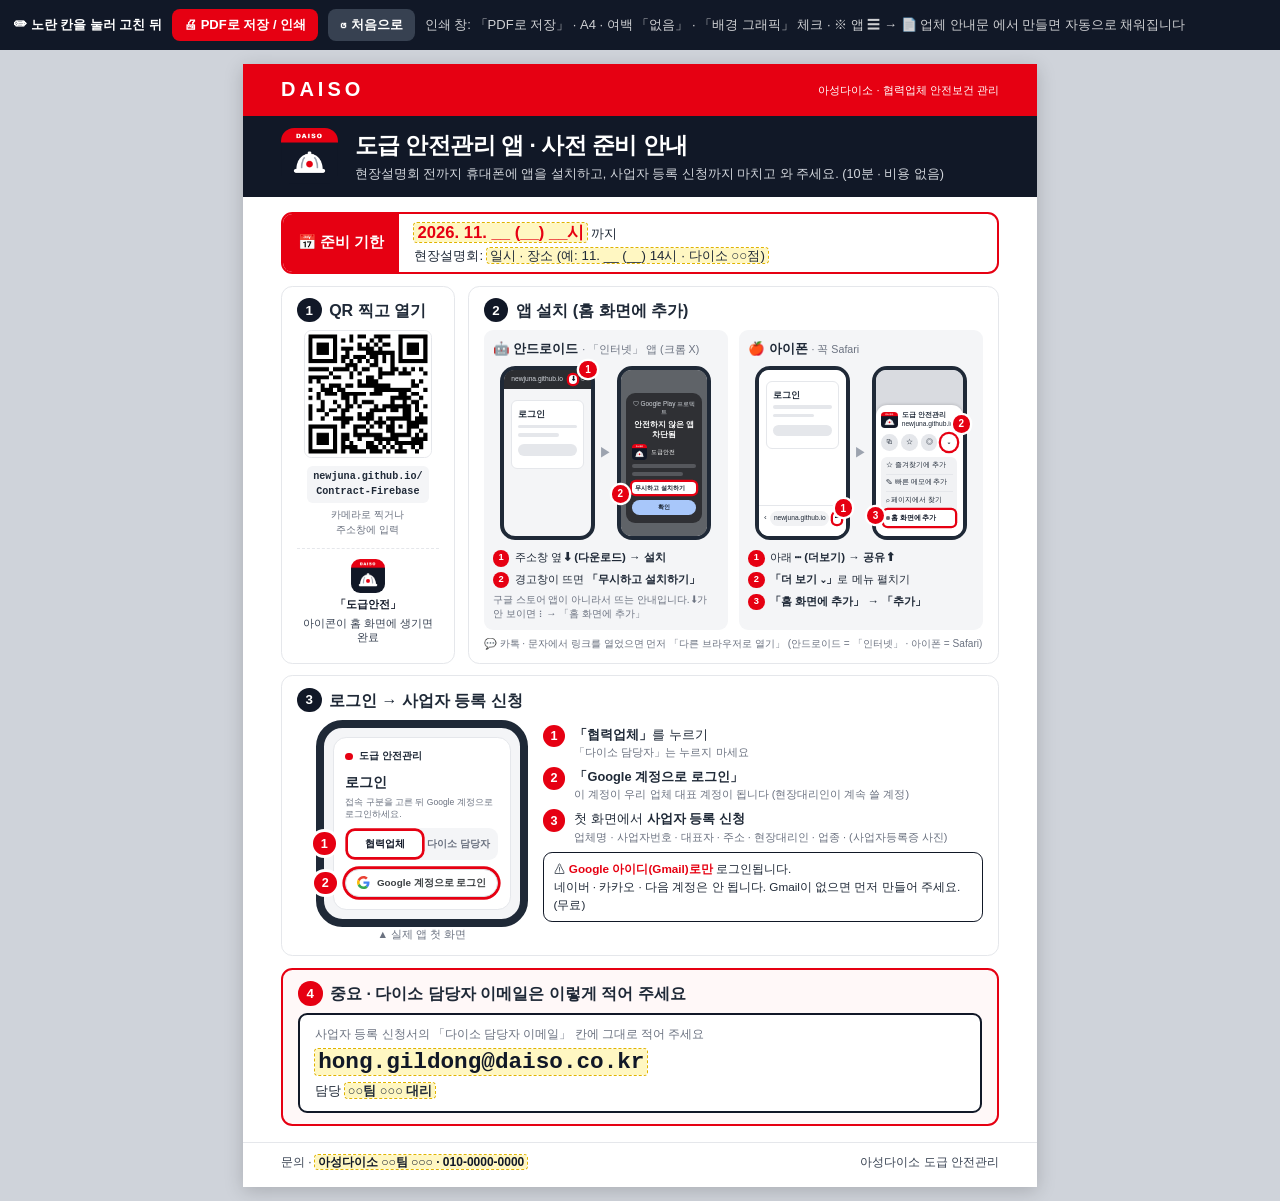
<file: 업체안내문_1장.html>
<!doctype html>
<html lang="ko"><head><meta charset="utf-8"><meta name="viewport" content="width=device-width,initial-scale=1">
<title>도급 안전관리 앱 · 협력업체 사전 준비 안내</title>
<style>
@page{size:A4;margin:0}
html,body{margin:0;background:#cfd3da}
.bar{position:sticky;top:0;z-index:5;background:#111827;color:#fff;padding:9px 14px;font:13px "Malgun Gothic",sans-serif;display:flex;gap:10px;align-items:center;flex-wrap:wrap}.bar button{border:0;border-radius:8px;padding:7px 12px;font:inherit;font-weight:700;cursor:pointer}.bar .p{background:#E60012;color:#fff}.bar .g{background:#374151;color:#fff}
.fyPage{margin:14px auto;box-shadow:0 4px 18px rgba(0,0,0,.18)}.fill{background:#fff7c2;outline:1px dashed #e0b400;border-radius:3px;padding:0 3px}.fill:focus{outline:2px solid #E60012;background:#fff}
@media print{html,body{background:#fff}.bar{display:none}.fyPage{margin:0;box-shadow:none}.fill{background:none;outline:none;padding:0}}
.fyPage{width:210mm;height:297mm;background:#fff;overflow:hidden;display:flex;flex-direction:column;font-family:"Malgun Gothic","맑은 고딕","Apple SD Gothic Neo",sans-serif;color:#1f2937;box-sizing:border-box;line-height:1.45}.fyPage *{box-sizing:border-box;-webkit-print-color-adjust:exact;print-color-adjust:exact}.fyTop{background:#E60012;color:#fff;display:flex;align-items:center;justify-content:space-between;padding:3mm 10mm}.fyTop b{font-family:"Arial Black",Arial,sans-serif;font-weight:900;letter-spacing:4px;font-size:15pt}.fyTop small{font-size:8.5pt}.fyHd{background:#111827;color:#fff;padding:4mm 10mm;display:flex;gap:4.5mm;align-items:center}.fyHd img{width:15mm;height:15mm;border-radius:3.5mm;flex:none}.fyHd h1{margin:0;font-size:17pt;letter-spacing:-.5px;color:#fff}.fyHd p{margin:1mm 0 0;font-size:9.5pt;color:#d1d5db}.fyBody{padding:4mm 10mm 0;flex:1;display:flex;flex-direction:column;gap:3.4mm}.fyDue{border:2px solid #E60012;border-radius:3mm;display:flex;overflow:hidden}.fyDue .k{background:#E60012;color:#fff;font-weight:800;font-size:11pt;padding:2.6mm 4mm;display:flex;align-items:center;white-space:nowrap}.fyDue .v{padding:2.2mm 4mm;font-size:10pt;line-height:1.55}.fyDue .v b{font-size:12.5pt;color:#E60012}.fySt{border:1px solid #e5e7eb;border-radius:3mm;padding:3.4mm 4mm}.fySt h2{margin:0 0 2.4mm;font-size:12.5pt;display:flex;align-items:center;gap:2mm;color:#1f2937}.fySt h2 i{font-style:normal;background:#111827;color:#fff;border-radius:50%;width:6.5mm;height:6.5mm;display:inline-flex;align-items:center;justify-content:center;font-size:10pt;flex:none}.fySt.hot{border:2px solid #E60012;background:#fff8f8}.fySt.hot h2 i{background:#E60012}.fyRow{display:flex;gap:3.4mm}.fyRow>.fySt{flex:1;min-width:0}.fyR1{display:flex;gap:3.4mm}.fyR1>.fySt:first-child{width:46mm;flex:none}.fyR1>.fySt:last-child{flex:1;min-width:0}.fyQr1 img{width:34mm;height:34mm;display:block;margin:1mm auto 0;border:1px solid #e5e7eb;border-radius:2mm}.fyQr1 .fyUrl{font-size:7.6pt;padding:1mm 1.6mm;word-break:break-all;margin:2mm 0 1mm}.fyQr1{text-align:center}.fyOsw{display:flex;gap:3mm}.fyOsx{flex:1;min-width:0;background:#f4f5f7;border-radius:2.4mm;padding:2.4mm 2.4mm 2mm}.fyOsx>b{display:block;font-size:10pt;margin-bottom:2mm}.fyOsx>b small{font-weight:400;color:#6b7280;font-size:8pt}.fyMw{display:flex;gap:1.2mm;align-items:center;justify-content:center}.fyArr{color:#9ca3af;font-size:10pt;flex:none}.fyM{width:25mm;height:46mm;border:1.3mm solid #1f2937;border-radius:4mm;background:#f4f5f7;position:relative;font-size:5.4pt;line-height:1.3;flex:none}.fyM .in{position:absolute;inset:0;border-radius:2.6mm;overflow:hidden;display:flex;flex-direction:column}.fyMbar{background:#2b2d31;color:#d1d5db;display:flex;align-items:center;gap:.8mm;padding:1.4mm 1mm;font-size:5pt}.fyMbar .u{flex:1;text-align:center;overflow:hidden;white-space:nowrap}.fyHl{box-shadow:0 0 0 .6mm #E60012;border-radius:1mm;background:#fff;color:#111827;font-weight:800;padding:0 .6mm}.fyMpg{flex:1;padding:3mm 1.8mm}.fyMcd{background:#fff;border:1px solid #e5e7eb;border-radius:1.6mm;padding:2mm 1.6mm}.fyMcd b{font-size:6.4pt}.fyMln{height:1mm;background:#e5e7eb;border-radius:1mm;margin:1.2mm 0}.fyMpin{position:absolute;width:4.6mm;height:4.6mm;border-radius:50%;background:#E60012;color:#fff;font-weight:800;font-size:7.5pt;display:flex;align-items:center;justify-content:center;box-shadow:0 0 0 .6mm #fff;z-index:2}.fyMdk{background:#5f6368}.fyMdlg{margin:6mm 1.4mm 0;background:#2f3034;color:#d1d5db;border-radius:2.4mm;padding:2mm 1.6mm;text-align:center;font-size:4.8pt}.fyMdlg b{display:block;font-size:5.8pt;margin:.8mm 0 1.2mm;color:#fff}.fyMdlg .ic{display:flex;align-items:center;gap:1mm;margin-bottom:1.2mm;color:#fff}.fyMdlg .ic img{width:4mm;height:4mm;border-radius:1mm}.fyMdlg .fyMln{background:#55575c}.fyMdlg .t{display:block;margin:1.6mm 0;text-align:left;padding:.4mm .8mm}.fyMdlg .okb{background:#a8c7fa;color:#1f2937;border-radius:3mm;padding:1mm;font-weight:700}.fyMib{background:#fff;border-top:1px solid #e5e7eb;display:flex;align-items:center;gap:1mm;padding:1.4mm 1.2mm 2.6mm;font-size:6pt}.fyMib .u{flex:1;background:#f1f2f4;border-radius:2mm;text-align:center;padding:.8mm;font-size:5pt}.fyMsh{margin-top:auto;background:#fff;border-radius:3mm 3mm 0 0;padding:1.6mm 1.4mm 2mm;box-shadow:0 -1px 3px #0002}.fyMsh .ap{display:flex;align-items:center;gap:1mm;margin-bottom:1.4mm;font-size:5pt}.fyMsh .ap img{width:4.4mm;height:4.4mm;border-radius:1mm}.fyMsh .row{display:flex;justify-content:space-between;margin-bottom:1.6mm}.fyMsh .row span{width:4.4mm;height:4.4mm;border-radius:50%;background:#e5e7eb;display:flex;align-items:center;justify-content:center;font-size:5pt}.fyMsh .row span.fyHl{background:#fff;border-radius:50%}.fyMsh .li{background:#f1f2f4;border-radius:1.6mm;padding:.2mm 1.2mm}.fyMsh .li div{padding:1mm 0;border-bottom:1px solid #e5e7eb;font-size:5pt;white-space:nowrap}.fyMsh .li div:last-child{border:0}.fyMsh .li div.fyHl{padding:1mm .6mm;margin:.3mm -.6mm}.fySl{margin:2.4mm 0 0;padding:0;list-style:none;font-size:8.6pt;line-height:1.45}.fySl li{display:flex;gap:1.4mm;margin-bottom:1.1mm}.fySl li i{font-style:normal;flex:none;width:4.4mm;height:4.4mm;border-radius:50%;background:#E60012;color:#fff;font-size:7pt;font-weight:800;display:flex;align-items:center;justify-content:center;margin-top:.3mm}.fyNote{font-size:7.6pt;color:#6b7280;margin-top:.6mm;line-height:1.45}.fyPage .fyPh{width:56mm;padding:2.4mm 2.4mm}.fyPage .fyLb{padding:3mm 3mm 3mm}.fyPage .fyLbr{margin-bottom:2mm;font-size:7.6pt}.fyPage .fyLb h4{font-size:10.5pt}.fyPage .fyLs{margin-bottom:2mm;font-size:6.4pt}.fyPage .fySeg{margin-bottom:2.4mm}.fyPage .fySeg span{font-size:7.4pt;padding:1.5mm 1mm;white-space:nowrap}.fyPage .fyG{font-size:7.4pt;height:7.6mm;white-space:nowrap}.fySeg,.fyG{position:relative}.fyPage .fyPin.fyPinL{left:-8.6mm;top:50%;margin-top:-3mm;padding:0;color:#fff;font-size:9.5pt;flex:none;background:#E60012;border-radius:50%}.fyPage .fyLg{gap:4mm;padding-left:5mm}.fyDone{display:flex;flex-direction:column;align-items:center;gap:1mm;margin-top:3mm;padding-top:2.6mm;border-top:1px dashed #e5e7eb;font-size:8pt;color:#374151;text-align:center;line-height:1.4}.fyDone img{width:9mm;height:9mm;border-radius:2.4mm}.fyDone b{color:#111827}.fyPage .fyHd{padding:3.2mm 10mm}.fyPage .fyDue .k{padding:2mm 4mm}.fyPage .fyDue .v{padding:1.6mm 4mm}.fyPage .fySt{padding:3mm 4mm}.fyPage .fyLg{padding-bottom:4.6mm}.fyPage .fyS3{margin-bottom:1.8mm}.fyPage .fyS3 div{font-size:9.6pt}.fyPage .fyS3 small{font-size:8.2pt}.fyPage .fyOnly{font-size:8.8pt;padding:1.8mm 2.6mm}.fyPage .fyMail{padding:2.6mm 4mm}.fyPage .fyMail .em{font-size:17pt;margin:1mm 0}.fyPage .fyMail .l{font-size:8.8pt}.fyPage .fyMail .p{font-size:9.6pt}.fyPage .fySt h2{font-size:12pt;margin-bottom:2mm}.fyPage .fyBody{gap:3mm}.fyQr{text-align:center}.fyQr img{width:46mm;height:46mm;display:block;margin:0 auto;border:1px solid #e5e7eb;border-radius:2mm}.fyUrl{font-family:Consolas,Menlo,monospace;font-size:10.5pt;font-weight:700;background:#f4f5f7;border-radius:1.5mm;padding:1.2mm 3mm;display:inline-block;margin:2.4mm 0 1mm}.fyCap{font-size:9pt;color:#6b7280}.fyOs{border-radius:2.4mm;background:#f4f5f7;padding:2.6mm 3mm;margin-bottom:2.6mm}.fyOs b{font-size:10.5pt;display:block;margin-bottom:1.4mm}.fyFlow{display:flex;align-items:center;gap:1.4mm;flex-wrap:wrap;font-size:9.4pt}.fyK{display:inline-block;border:1px solid #9ca3af;border-radius:1.4mm;padding:.5mm 2mm;background:#fff;white-space:nowrap;font-weight:700}.fyAr{color:#6b7280}.fyHome{display:flex;align-items:center;gap:2mm;margin-top:2mm;font-size:9pt;color:#6b7280}.fyHome img{width:9mm;height:9mm;border-radius:2mm}.fyLg{display:flex;gap:5mm;align-items:center;padding:0 0 5mm 4mm}.fyPh{width:60mm;flex:none;border:2.2mm solid #1f2937;border-radius:7mm;background:#f4f5f7;padding:4mm 3mm;position:relative}.fyLb{background:#fff;border:1px solid #e5e7eb;border-radius:3.5mm;padding:4.5mm 3.8mm 4mm}.fyLbr{display:flex;align-items:center;gap:1.6mm;font-size:8.5pt;font-weight:700;margin-bottom:3.6mm}.fyLbr i{width:2mm;height:2mm;border-radius:50%;background:#E60012}.fyLb h4{margin:0 0 1mm;font-size:12pt}.fyLs{margin:0 0 3.2mm;font-size:7pt;color:#6b7280}.fySeg{display:flex;background:#f4f5f7;border-radius:2.4mm;padding:.8mm;margin:0 0 3.6mm}.fySeg span{flex:1;text-align:center;padding:1.8mm 1mm;border-radius:1.8mm;font-size:8pt;font-weight:600;color:#6b7280}.fySeg span.on{background:#fff;color:#111827;box-shadow:0 0 0 .7mm #E60012}.fyG{display:flex;align-items:center;justify-content:center;gap:1.8mm;height:8.6mm;border:1px solid #dadce0;border-radius:4.3mm;background:#fff;color:#3c4043;font-size:8pt;font-weight:600;box-shadow:0 0 0 .7mm #E60012}.fyPin{position:absolute;width:6mm;height:6mm;border-radius:50%;background:#E60012;color:#fff;font-weight:800;font-size:9.5pt;display:flex;align-items:center;justify-content:center;box-shadow:0 0 0 .8mm #fff}.fyS3w{flex:1;min-width:0}.fyS3{display:flex;gap:2.4mm;align-items:flex-start;margin-bottom:2.8mm}.fyS3 b.n{flex:none;width:6mm;height:6mm;border-radius:50%;background:#E60012;color:#fff;display:flex;align-items:center;justify-content:center;font-size:9.5pt}.fyS3 div{font-size:10.5pt;line-height:1.5}.fyS3 small{display:block;font-size:8.8pt;color:#6b7280}.fyOnly{border:1.5px solid #111827;border-radius:2.4mm;padding:2.2mm 3mm;font-size:9.6pt;line-height:1.55}.fyOnly b{color:#E60012}.fyMail{background:#fff;border:2px solid #111827;border-radius:2.4mm;padding:4mm 5mm}.fyMail .l{font-size:9.6pt;color:#6b7280}.fyMail .em{font-family:Consolas,Menlo,monospace;font-size:21pt;font-weight:700;color:#111827;margin:2mm 0;word-break:break-all}.fyMail .p{font-size:10.5pt}.fyFt{margin-top:auto;border-top:1px solid #e5e7eb;padding:3mm 10mm 4mm;display:flex;justify-content:space-between;align-items:center;font-size:9pt;color:#374151}.fyFt b{color:#111827}.fyGrid{display:grid;grid-template-columns:1fr 1fr;gap:0 10px}.fyAuto{background:var(--bg);border-radius:10px;padding:10px 12px;font-size:13px;line-height:1.7;margin-top:10px}.fyAuto b{display:inline-block;min-width:74px;color:var(--sub);font-weight:600}.fyBtns{display:flex;gap:8px;flex-wrap:wrap;margin-top:12px}.fyBtns .button{flex:1;min-width:140px}@media(max-width:520px){.fyGrid{grid-template-columns:1fr}}
</style></head><body>
<div class="bar"><b>✏ 노란 칸을 눌러 고친 뒤</b><button class="p" onclick="window.print()">🖨 PDF로 저장 / 인쇄</button><button class="g" onclick="if(confirm('처음 내용으로 되돌릴까요?')){localStorage.removeItem('dgFlyer');location.reload()}">↺ 처음으로</button><span style="opacity:.8">인쇄 창: 「PDF로 저장」 · A4 · 여백 「없음」 · 「배경 그래픽」 체크 · ※ 앱 ☰ → 📄 업체 안내문 에서 만들면 자동으로 채워집니다</span></div>
<div class="fyPage"><div class="fyTop"><b>DAISO</b><small>아성다이소 · 협력업체 안전보건 관리</small></div><div class="fyHd"><img src="icon-192.png" alt=""><div><h1>도급 안전관리 앱 · 사전 준비 안내</h1><p>현장설명회 전까지 휴대폰에 앱을 설치하고, 사업자 등록 신청까지 마치고 와 주세요. (10분 · 비용 없음)</p></div></div><div class="fyBody"><div class="fyDue"><div class="k">📅 준비 기한</div><div class="v"><b><span class="fill" data-k="due">2026. 11. __ (__) __시</span></b> 까지<br>현장설명회: <span class="fill" data-k="place">일시 · 장소 (예: 11. __ (__) 14시 · 다이소 ○○점)</span></div></div><div class="fyR1"><div class="fySt"><h2><i>1</i>QR 찍고 열기</h2><div class="fyQr1"><img src="app-qr.png" alt="앱 주소 QR 코드"><div class="fyUrl">newjuna.github.io/<br>Contract-Firebase</div><div class="fyCap" style="font-size:7.8pt">카메라로 찍거나<br>주소창에 입력</div></div><div class="fyDone"><img src="icon-192.png" alt=""><b>「도급안전」</b>아이콘이 홈 화면에 생기면 완료</div></div><div class="fySt"><h2><i>2</i>앱 설치 (홈 화면에 추가)</h2><div class="fyOsw"><div class="fyOsx"><b>🤖 안드로이드 <small>· 「인터넷」 앱 (크롬 X)</small></b><div class="fyMw"><div class="fyM"><div class="in"><div class="fyMbar"><span class="u">newjuna.github.io</span><span class="fyHl">⬇</span><span>⟳</span></div><div class="fyMpg"><div class="fyMcd"><b>로그인</b><div class="fyMln"></div><div class="fyMln" style="width:70%"></div><div class="fyMln" style="height:3mm;border-radius:1.6mm;margin-top:2mm"></div></div></div></div><span class="fyMpin" style="right:-1.6mm;top:-2.4mm">1</span></div><span class="fyArr">▶</span><div class="fyM"><div class="in fyMdk"><div class="fyMdlg"><div>🛡 Google Play 프로텍트</div><b>안전하지 않은 앱 차단됨</b><div class="ic"><img src="icon-192.png" alt="">도급안전</div><div class="fyMln"></div><div class="fyMln" style="width:80%"></div><span class="t fyHl">무시하고 설치하기</span><div class="okb">확인</div></div></div><span class="fyMpin" style="left:-2.4mm;top:30.5mm">2</span></div></div><ol class="fySl"><li><i>1</i><span>주소창 옆 <b>⬇ (다운로드)</b> → <b>설치</b></span></li><li><i>2</i><span>경고창이 뜨면 <b>「무시하고 설치하기」</b></span></li></ol><div class="fyNote">구글 스토어 앱이 아니라서 뜨는 안내입니다. ⬇가 안 보이면 ⋮ → 「홈 화면에 추가」</div></div><div class="fyOsx"><b>🍎 아이폰 <small>· 꼭 Safari</small></b><div class="fyMw"><div class="fyM"><div class="in" style="background:#fff"><div class="fyMpg"><div class="fyMcd"><b>로그인</b><div class="fyMln"></div><div class="fyMln" style="width:70%"></div><div class="fyMln" style="height:3mm;border-radius:1.6mm;margin-top:2mm"></div></div></div><div class="fyMib"><span>‹</span><span class="u">newjuna.github.io</span><span class="fyHl">⋯</span></div></div><span class="fyMpin" style="right:-1.6mm;bottom:5mm">1</span></div><span class="fyArr">▶</span><div class="fyM"><div class="in" style="background:#d9dbe0"><div class="fyMsh"><div class="ap"><img src="icon-192.png" alt=""><span><b>도급 안전관리</b><br>newjuna.github.io</span></div><div class="row"><span>⧉</span><span>☆</span><span>◎</span><span class="fyHl">⌄</span></div><div class="li"><div>☆ 즐겨찾기에 추가</div><div>✎ 빠른 메모에 추가</div><div>⌕ 페이지에서 찾기</div><div class="fyHl">⊞ 홈 화면에 추가</div></div></div></div><span class="fyMpin" style="right:-2mm;top:12mm">2</span><span class="fyMpin" style="left:-2.4mm;bottom:3mm">3</span></div></div><ol class="fySl"><li><i>1</i><span>아래 <b>⋯ (더보기)</b> → <b>공유 ⬆</b></span></li><li><i>2</i><span><b>「더 보기 ⌄」</b>로 메뉴 펼치기</span></li><li><i>3</i><span><b>「홈 화면에 추가」</b> → <b>「추가」</b></span></li></ol></div></div><div class="fyNote" style="margin-top:2mm">💬 카톡 · 문자에서 링크를 열었으면 먼저 「다른 브라우저로 열기」 (안드로이드 = 「인터넷」 · 아이폰 = Safari)</div></div></div><div class="fySt"><h2><i>3</i>로그인 → 사업자 등록 신청</h2><div class="fyLg"><div class="fyPh"><div class="fyLb"><div class="fyLbr"><i></i>도급 안전관리</div><h4>로그인</h4><p class="fyLs">접속 구분을 고른 뒤 Google 계정으로 로그인하세요.</p><div class="fySeg"><span class="on">협력업체</span><span>다이소 담당자</span><span class="fyPin fyPinL">1</span></div><div class="fyG"><svg viewBox="0 0 48 48" width="13" height="13" aria-hidden="true"><path fill="#EA4335" d="M24 9.5c3.5 0 6.6 1.2 9 3.6l6.7-6.7C35.6 2.4 30.2 0 24 0 14.6 0 6.6 5.4 2.7 13.3l7.8 6C12.4 13.7 17.7 9.5 24 9.5z"/><path fill="#4285F4" d="M46.1 24.5c0-1.6-.1-3.1-.4-4.5H24v9h12.4c-.5 2.9-2.2 5.3-4.6 6.9l7.4 5.8c4.3-4 6.9-9.9 6.9-17.2z"/><path fill="#FBBC05" d="M10.5 28.7c-.5-1.4-.8-3-.8-4.7s.3-3.3.8-4.7l-7.8-6C1 16.6 0 20.2 0 24s1 7.4 2.7 10.7l7.8-6z"/><path fill="#34A853" d="M24 48c6.5 0 11.9-2.1 15.9-5.8l-7.4-5.8c-2.1 1.4-4.8 2.3-8.5 2.3-6.3 0-11.6-4.2-13.5-10l-7.8 6C6.6 42.6 14.6 48 24 48z"/></svg>Google 계정으로 로그인<span class="fyPin fyPinL">2</span></div></div><div style="position:absolute;left:0;right:0;bottom:-6.4mm;text-align:center;font-size:8pt;color:#6b7280">▲ 실제 앱 첫 화면</div></div><div class="fyS3w"><div class="fyS3"><b class="n">1</b><div><b>「협력업체」</b>를 누르기<small>「다이소 담당자」는 누르지 마세요</small></div></div><div class="fyS3"><b class="n">2</b><div><b>「Google 계정으로 로그인」</b><small>이 계정이 우리 업체 대표 계정이 됩니다 (현장대리인이 계속 쓸 계정)</small></div></div><div class="fyS3"><b class="n">3</b><div>첫 화면에서 <b>사업자 등록 신청</b><small>업체명 · 사업자번호 · 대표자 · 주소 · 현장대리인 · 업종 · (사업자등록증 사진)</small></div></div><div class="fyOnly">⚠ <b>Google 아이디(Gmail)로만</b> 로그인됩니다.<br>네이버 · 카카오 · 다음 계정은 안 됩니다. Gmail이 없으면 먼저 만들어 주세요. (무료)</div></div></div></div><div class="fySt hot"><h2><i>4</i>중요 · 다이소 담당자 이메일은 이렇게 적어 주세요</h2><div class="fyMail"><div class="l">사업자 등록 신청서의 「다이소 담당자 이메일」 칸에 그대로 적어 주세요</div><div class="em"><span class="fill" data-k="email">hong.gildong@daiso.co.kr</span></div><div class="p">담당 <b><span class="fill" data-k="who">○○팀 ○○○ 대리</span></b></div></div></div></div><div class="fyFt"><span>문의 · <b><span class="fill" data-k="contact">아성다이소 ○○팀 ○○○ · 010-0000-0000</span></b></span><span>아성다이소 도급 안전관리</span></div></div>
<script>
/* 노란 칸 = 바로 고치기 (이 PC에 저장) */
const K="dgFlyer";let S={};try{S=JSON.parse(localStorage.getItem(K)||"{}")}catch(e){}
document.querySelectorAll(".fill").forEach(el=>{el.contentEditable="true";el.spellcheck=false;const k=el.dataset.k;if(S[k])el.textContent=S[k];el.addEventListener("input",()=>{S[k]=el.textContent;try{localStorage.setItem(K,JSON.stringify(S))}catch(e){}});el.addEventListener("keydown",e=>{if(e.key==="Enter"){e.preventDefault();el.blur()}})});
</script>
</body></html>
</file>
